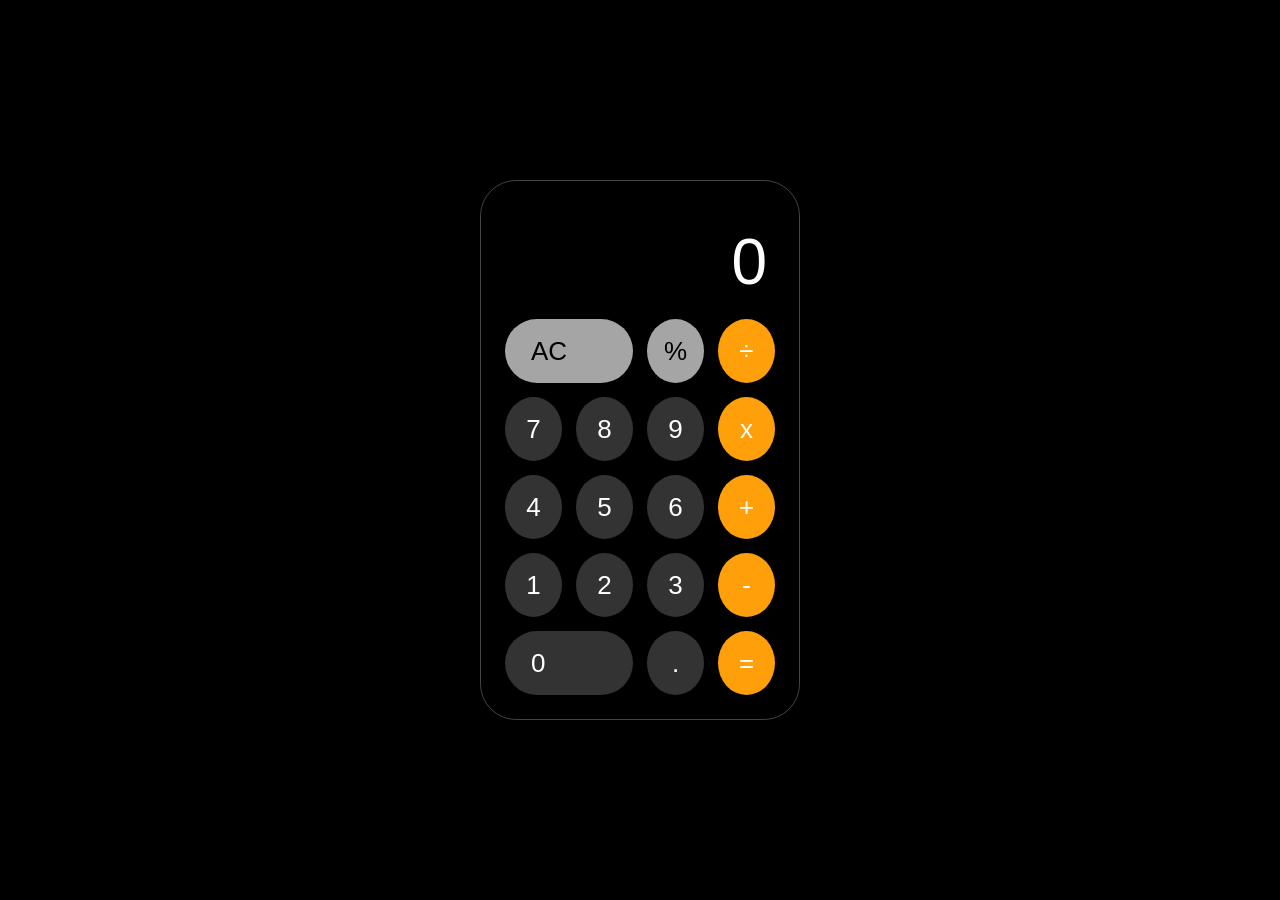
<file: OASIS INFOBYTE INTERNSHIP/WEB DEVELOPMENT- LEVEL 2/OIBSIP[Web development]-[Level 2]-[Calculator]/index.html>
<!DOCTYPE html>
<html lang="en">
<head>
    <meta charset="UTF-8">
    <meta name="viewport" content="width=device-width, initial-scale=1.0">
    <title>Calculator-By Nivetha</title>
    <link rel="stylesheet" href="style.css">
    <link rel="preconnect" href="script.js">
    
</head>
<body>
    <div class="calculator">
  <div class="display">0</div>
  <div class="keypad">
   <button class="btn btn-function btn-wide" type="button">AC</button>
<button class="btn btn-function" type="button">%</button>
<button class="btn btn-operator" type="button">÷</button>

<button class="btn btn-number" type="button">7</button>
<button class="btn btn-number" type="button">8</button>
<button class="btn btn-number" type="button">9</button>
<button class="btn btn-operator" type="button">x</button>

<button class="btn btn-number" type="button">4</button>
<button class="btn btn-number" type="button">5</button>
<button class="btn btn-number" type="button">6</button>
<button class="btn btn-operator" type="button">+</button>

<button class="btn btn-number" type="button">1</button>
<button class="btn btn-number" type="button">2</button>
<button class="btn btn-number" type="button">3</button>
<button class="btn btn-operator" type="button">-</button>

<button class="btn btn-number btn-wide" type="button">0</button>
<button class="btn btn-number" type="button">.</button>
<button class="btn btn-operator" type="button">=</button>
  </div>
</div>
</body>
<script src="script.js"></script>
</html>
</file>
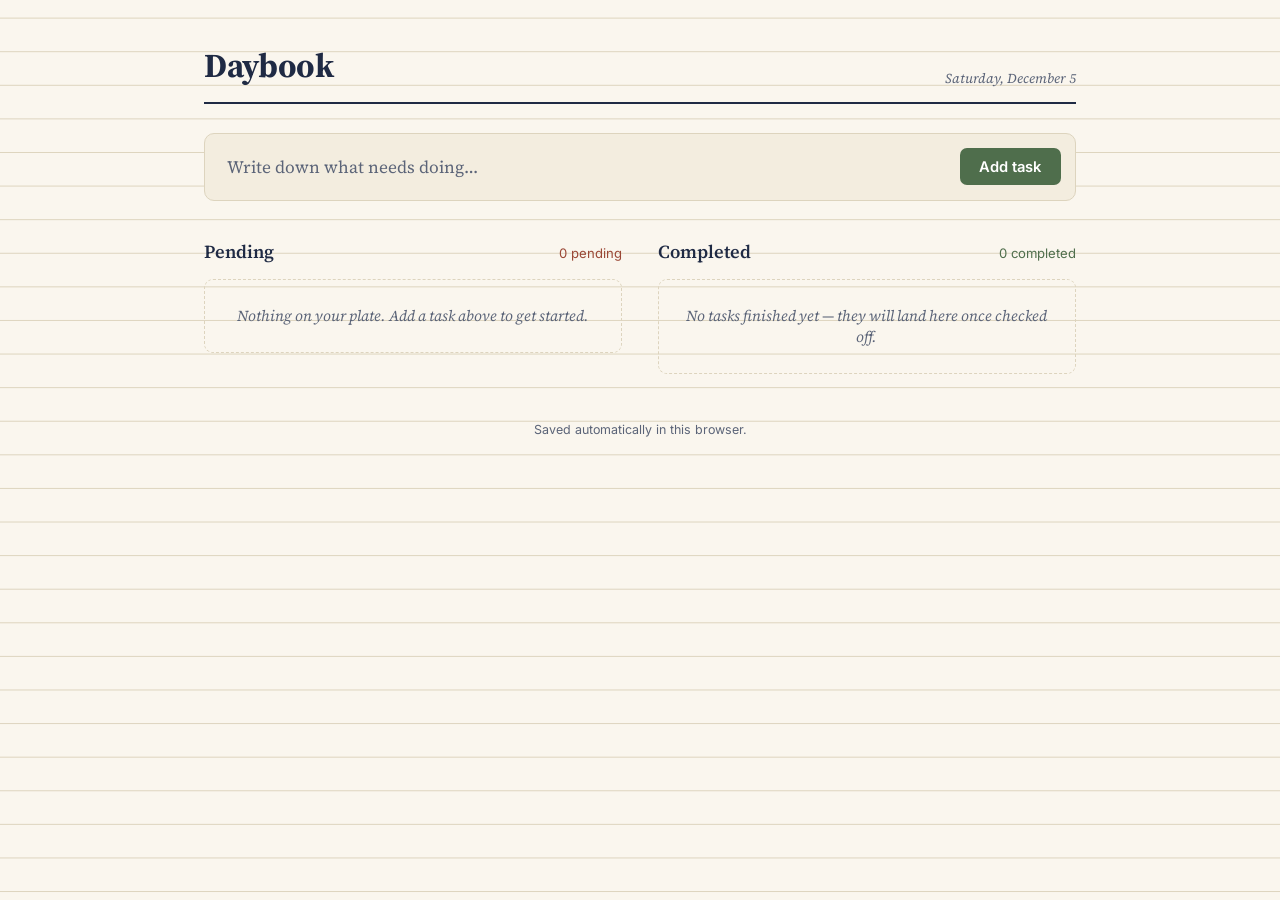
<file: OASIS INFOBYTE INTERNSHIP/WEB DEVELOPMENT- LEVEL 2/OIBSIP[Web development]-[Level 2]-[to-do]/daybook-todo/index.html>
<!DOCTYPE html>
<html lang="en">
<head>
<meta charset="UTF-8">
<meta name="viewport" content="width=device-width, initial-scale=1, viewport-fit=cover">
<title>Daybook — Task List</title>
<link rel="preconnect" href="https://fonts.googleapis.com">
<link href="https://fonts.googleapis.com/css2?family=Source+Serif+4:ital,wght@0,400;0,600;0,700;1,400&family=Inter:wght@400;500;600&display=swap" rel="stylesheet">
<link rel="stylesheet" href="style.css">
</head>
<body>
<div class="wrap">
  <header>
    <h1>Daybook</h1>
    <span class="date-stamp" id="todayStamp"></span>
  </header>

  <form class="composer" id="composer">
    <input type="text" id="taskInput" placeholder="Write down what needs doing…" autocomplete="off" maxlength="200">
    <button type="submit">Add task</button>
  </form>

  <div class="columns">
    <section>
      <div class="col-head">
        <h2>Pending</h2>
        <span class="count pending-count" id="pendingCount">0 pending</span>
      </div>
      <ul class="tasks" id="pendingList"></ul>
    </section>
    <section>
      <div class="col-head">
        <h2>Completed</h2>
        <span class="count completed-count" id="completedCount">0 completed</span>
      </div>
      <ul class="tasks" id="completedList"></ul>
    </section>
  </div>

  <footer>Saved automatically in this browser.</footer>
</div>

<script src="script.js"></script>
</body>
</html>
</file>
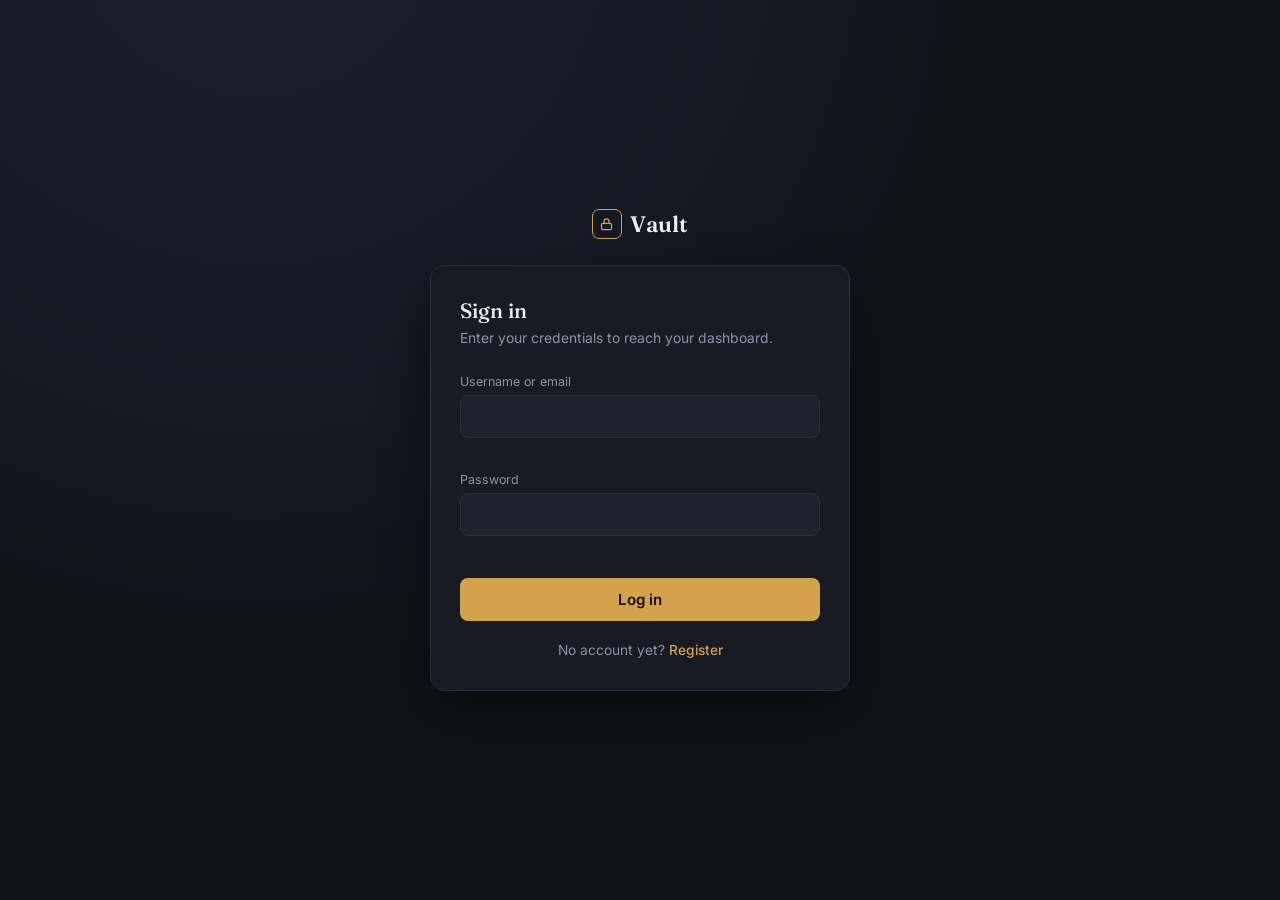
<file: OASIS INFOBYTE INTERNSHIP/WEB DEVELOPMENT- LEVEL 2/OIBSIP[Web development]-[Level 2]-[vault authorization]/vault-auth/index.html>
<!DOCTYPE html>
<html lang="en">
<head>
<meta charset="UTF-8">
<meta name="viewport" content="width=device-width, initial-scale=1, viewport-fit=cover">
<title>Vault — Sign In</title>
<link rel="preconnect" href="https://fonts.googleapis.com">
<link href="https://fonts.googleapis.com/css2?family=Fraunces:opsz,wght@9..144,500;9..144,600&family=Inter:wght@400;500;600&display=swap" rel="stylesheet">
<link rel="stylesheet" href="style.css">
</head>
<body>
<div class="frame">
  <div class="brand">
    <div class="mark"><svg viewBox="0 0 24 24" fill="none" stroke-width="2" stroke-linecap="round" stroke-linejoin="round"><rect x="4" y="10" width="16" height="10" rx="2"></rect><path d="M8 10V7a4 4 0 0 1 8 0v3"></path></svg></div>
    <h1>Vault</h1>
  </div>

  <!-- LOGIN VIEW -->
  <div class="view active" id="view-login">
    <div class="card">
      <h2>Sign in</h2>
      <p class="sub">Enter your credentials to reach your dashboard.</p>
      <form id="loginForm" novalidate>
        <label for="loginUser">Username or email</label>
        <input type="text" id="loginUser" autocomplete="username">
        <div class="field-error" id="loginUserErr"></div>

        <label for="loginPass">Password</label>
        <input type="password" id="loginPass" autocomplete="current-password">
        <div class="field-error" id="loginPassErr"></div>

        <div class="msg" id="loginMsg"></div>
        <button class="primary" type="submit">Log in</button>
      </form>
      <div class="switch">No account yet? <a id="toRegister">Register</a></div>
    </div>
  </div>

  <!-- REGISTER VIEW -->
  <div class="view" id="view-register">
    <div class="card">
      <h2>Create an account</h2>
      <p class="sub">Set a username and a password to protect your dashboard.</p>
      <form id="registerForm" novalidate>
        <label for="regUser">Username or email</label>
        <input type="text" id="regUser" autocomplete="username">
        <div class="field-error" id="regUserErr"></div>

        <label for="regPass">Password</label>
        <input type="password" id="regPass" autocomplete="new-password">
        <div class="hint">At least 8 characters, including 1 number.</div>
        <div class="field-error" id="regPassErr"></div>

        <label for="regPass2">Confirm password</label>
        <input type="password" id="regPass2" autocomplete="new-password">
        <div class="field-error" id="regPass2Err"></div>

        <div class="msg" id="regMsg"></div>
        <button class="primary" type="submit">Register</button>
      </form>
      <div class="switch">Already have an account? <a id="toLogin">Log in</a></div>
    </div>
  </div>

  <!-- DASHBOARD VIEW -->
  <div class="view" id="view-dashboard">
    <div class="dash-card">
      <div class="dash-top">
        <div>
          <p class="eyebrow">Welcome back</p>
          <h2 id="dashName">—</h2>
        </div>
        <div class="avatar" id="dashAvatar">—</div>
      </div>
      <div class="dash-meta">
        <div class="row"><span>Account created</span><span id="dashCreated">—</span></div>
        <div class="row"><span>Current session started</span><span id="dashSession">—</span></div>
      </div>
      <button class="logout" id="logoutBtn" type="button">Log out</button>
    </div>
    <footer class="note">You're on a protected page — it only loads while your session is active.</footer>
  </div>
</div>

<script src="script.js"></script>
</body>
</html>
</file>
<file: OASIS INFOBYTE INTERNSHIP/WEB DEVELOPMENT- LEVEL 2/OIBSIP[Web development]-[Level 2]-[Calculator]/style.css>
body {
  background: #000;
  display: flex;
  justify-content: center;
  align-items: center;
  min-height: 100vh;
  margin: 0;
}

.calculator {
  width: 320px;
  padding: 24px;
  background: #000;
  border: 1.5px solid #444;
  border-radius: 36px;
  box-sizing: border-box;
}

.display {
  color: #fff;
  font-family: -apple-system, "Helvetica Neue", sans-serif;
  font-size: 64px;
  font-weight: 300;
  text-align: right;
  padding: 20px 8px;
  overflow: hidden;
  white-space: nowrap;
}

.keypad {
  display: grid;
  grid-template-columns: repeat(4, 1fr);
  gap: 14px;
}

.btn {
  height: 64px;
  border: none;
  border-radius: 50%;
  font-size: 26px;
  font-family: -apple-system, "Helvetica Neue", sans-serif;
  font-weight: 500;
  color: #fff;
  cursor: pointer;
  display: flex;
  align-items: center;
  justify-content: center;
  transition: filter 0.15s ease;
}

.btn:active {
  filter: brightness(1.3);
}


.btn-number {
  background: #333333;
}


.btn-function {
  background: #a5a5a5;
  color: #000;
}


.btn-operator {
  background: #ff9f0a;
}


.btn-wide {
  grid-column: span 2;
  border-radius: 32px;
  justify-content: flex-start;
  padding-left: 26px;
}
</file>
<file: OASIS INFOBYTE INTERNSHIP/WEB DEVELOPMENT- LEVEL 2/OIBSIP[Web development]-[Level 2]-[to-do]/daybook-todo/style.css>
:root {
    --paper: #FAF6EE;
    --paper-2: #F3EDDF;
    --ink: #1F2A44;
    --ink-soft: #5B6478;
    --rule: #DDD4BE;
    --sage: #6F8F6B;
    --sage-deep: #4F6E4C;
    --rust: #B65C4A;
    --rust-deep: #9A4735;
    --gold: #C9A356;
    --shadow: rgba(31,42,68,0.10);
    box-sizing: border-box;
    padding-top: env(safe-area-inset-top, 0px);
    padding-bottom: env(safe-area-inset-bottom, 0px);
  }
  @media (prefers-color-scheme: dark) {
    :root:not([data-theme="light"]) {
      --paper: #1B1D22;
      --paper-2: #24262D;
      --ink: #EDE7D9;
      --ink-soft: #A8A79B;
      --rule: #3A3D46;
      --sage: #8FB088;
      --sage-deep: #A9CBA1;
      --rust: #D98A78;
      --rust-deep: #E4A190;
      --gold: #D9B871;
      --shadow: rgba(0,0,0,0.35);
    }
  }
  :root[data-theme="dark"] {
    --paper: #1B1D22;
    --paper-2: #24262D;
    --ink: #EDE7D9;
    --ink-soft: #A8A79B;
    --rule: #3A3D46;
    --sage: #8FB088;
    --sage-deep: #A9CBA1;
    --rust: #D98A78;
    --rust-deep: #E4A190;
    --gold: #D9B871;
    --shadow: rgba(0,0,0,0.35);
  }
  * { box-sizing: border-box; }
  html, body { height: 100%; }
  body {
    margin: 0;
    background: var(--paper);
    color: var(--ink);
    font-family: 'Inter', sans-serif;
    min-height: 100%;
    background-image:
      linear-gradient(var(--rule) 1px, transparent 1px);
    background-size: 100% 2.1em;
    background-position: 0 7.4em;
  }
  .wrap {
    max-width: 920px;
    margin: 0 auto;
    padding: 2.6rem 1.5rem 4rem;
  }
  header {
    display: flex;
    justify-content: space-between;
    align-items: flex-end;
    border-bottom: 2px solid var(--ink);
    padding-bottom: 0.9rem;
    margin-bottom: 1.8rem;
    flex-wrap: wrap;
    gap: 0.6rem;
  }
  h1 {
    font-family: 'Source Serif 4', serif;
    font-weight: 700;
    font-size: 2.1rem;
    margin: 0;
    letter-spacing: -0.01em;
  }
  .date-stamp {
    font-size: 0.85rem;
    color: var(--ink-soft);
    font-style: italic;
    font-family: 'Source Serif 4', serif;
  }
  .composer {
    display: flex;
    gap: 0.6rem;
    margin-bottom: 2.4rem;
    background: var(--paper-2);
    padding: 0.9rem;
    border-radius: 10px;
    border: 1px solid var(--rule);
  }
  .composer input[type="text"] {
    flex: 1;
    border: none;
    background: transparent;
    font-family: 'Source Serif 4', serif;
    font-size: 1.08rem;
    color: var(--ink);
    padding: 0.4rem 0.5rem;
    outline: none;
  }
  .composer input[type="text"]::placeholder { color: var(--ink-soft); }
  .composer button {
    background: var(--sage-deep);
    color: #fff;
    border: none;
    padding: 0.6rem 1.2rem;
    border-radius: 7px;
    font-family: 'Inter', sans-serif;
    font-weight: 600;
    font-size: 0.92rem;
    cursor: pointer;
    transition: transform 0.12s ease, background 0.15s ease;
    white-space: nowrap;
  }
  .composer button:hover { background: var(--sage); }
  .composer button:active { transform: scale(0.97); }

  .columns {
    display: grid;
    grid-template-columns: 1fr 1fr;
    gap: 2.2rem;
  }
  @media (max-width: 700px) {
    .columns { grid-template-columns: 1fr; }
  }
  .col-head {
    display: flex;
    align-items: baseline;
    justify-content: space-between;
    margin-bottom: 0.9rem;
  }
  .col-head h2 {
    font-family: 'Source Serif 4', serif;
    font-size: 1.15rem;
    font-weight: 600;
    margin: 0;
  }
  .count {
    font-size: 0.82rem;
    color: var(--ink-soft);
  }
  .count.pending-count { color: var(--rust-deep); }
  .count.completed-count { color: var(--sage-deep); }

  ul.tasks {
    list-style: none;
    margin: 0;
    padding: 0;
    display: flex;
    flex-direction: column;
    gap: 0.55rem;
  }
  li.task {
    display: flex;
    align-items: flex-start;
    gap: 0.7rem;
    background: var(--paper-2);
    border: 1px solid var(--rule);
    border-radius: 9px;
    padding: 0.65rem 0.8rem;
  }
  li.task.completed { opacity: 0.72; }
  .check {
    flex-shrink: 0;
    width: 21px;
    height: 21px;
    border-radius: 50%;
    border: 2px solid var(--sage-deep);
    background: transparent;
    cursor: pointer;
    margin-top: 0.15rem;
    display: flex;
    align-items: center;
    justify-content: center;
    padding: 0;
  }
  li.task.completed .check {
    background: var(--sage-deep);
  }
  .check svg { width: 12px; height: 12px; display: none; }
  li.task.completed .check svg { display: block; }
  .body { flex: 1; min-width: 0; }
  .text {
    font-family: 'Source Serif 4', serif;
    font-size: 1.02rem;
    line-height: 1.4;
    word-break: break-word;
  }
  li.task.completed .text { text-decoration: line-through; color: var(--ink-soft); }
  .edit-input {
    width: 100%;
    font-family: 'Source Serif 4', serif;
    font-size: 1.02rem;
    border: none;
    border-bottom: 1.5px solid var(--sage-deep);
    background: transparent;
    color: var(--ink);
    padding: 0.1rem 0;
    outline: none;
  }
  .meta {
    font-size: 0.72rem;
    color: var(--ink-soft);
    margin-top: 0.25rem;
    font-family: 'Inter', sans-serif;
  }
  .actions {
    display: flex;
    gap: 0.35rem;
    flex-shrink: 0;
  }
  .icon-btn {
    background: transparent;
    border: 1px solid var(--rule);
    border-radius: 6px;
    width: 30px;
    height: 30px;
    cursor: pointer;
    display: flex;
    align-items: center;
    justify-content: center;
    color: var(--ink-soft);
    transition: background 0.15s ease, color 0.15s ease;
  }
  .icon-btn:hover { background: var(--rule); color: var(--ink); }
  .icon-btn.delete:hover { background: var(--rust); color: #fff; border-color: var(--rust); }
  .icon-btn svg { width: 15px; height: 15px; }

  .empty {
    border: 1.5px dashed var(--rule);
    border-radius: 9px;
    padding: 1.6rem 1rem;
    text-align: center;
    color: var(--ink-soft);
    font-family: 'Source Serif 4', serif;
    font-style: italic;
    font-size: 0.95rem;
  }
  footer {
    text-align: center;
    margin-top: 3rem;
    font-size: 0.78rem;
    color: var(--ink-soft);
  }
</file>
<file: OASIS INFOBYTE INTERNSHIP/WEB DEVELOPMENT- LEVEL 2/OIBSIP[Web development]-[Level 2]-[vault authorization]/vault-auth/style.css>
:root {
    --bg: #101319;
    --panel: #171B23;
    --panel-2: #1D222C;
    --line: #2A303C;
    --ink: #ECEEF2;
    --ink-soft: #8B93A3;
    --gold: #D4A24C;
    --gold-deep: #B8863A;
    --red: #E2685A;
    --green: #6FB08A;
    --shadow: rgba(0,0,0,0.45);
    box-sizing: border-box;
    padding-top: env(safe-area-inset-top, 0px);
    padding-bottom: env(safe-area-inset-bottom, 0px);
  }
  * { box-sizing: border-box; }
  html, body { height: 100%; }
  body {
    margin: 0;
    min-height: 100%;
    background: radial-gradient(circle at 20% -10%, #1B2130 0%, var(--bg) 55%);
    color: var(--ink);
    font-family: 'Inter', sans-serif;
    display: flex;
    align-items: center;
    justify-content: center;
    padding: 2rem 1.2rem;
  }
  .frame { width: 100%; max-width: 420px; }
  .brand {
    display: flex;
    align-items: center;
    gap: 0.55rem;
    margin-bottom: 1.6rem;
    justify-content: center;
  }
  .brand .mark {
    width: 30px; height: 30px;
    border: 1.5px solid var(--gold);
    border-radius: 7px;
    display: flex; align-items: center; justify-content: center;
  }
  .brand .mark svg { width: 15px; height: 15px; stroke: var(--gold); }
  .brand h1 {
    font-family: 'Fraunces', serif;
    font-weight: 600;
    font-size: 1.4rem;
    margin: 0;
    letter-spacing: 0.01em;
  }
  .card {
    background: var(--panel);
    border: 1px solid var(--line);
    border-radius: 14px;
    padding: 2rem 1.8rem;
    box-shadow: 0 20px 50px var(--shadow);
  }
  .card h2 {
    font-family: 'Fraunces', serif;
    font-weight: 500;
    font-size: 1.3rem;
    margin: 0 0 0.3rem;
  }
  .card .sub {
    color: var(--ink-soft);
    font-size: 0.87rem;
    margin: 0 0 1.6rem;
    line-height: 1.5;
  }
  label {
    display: block;
    font-size: 0.78rem;
    color: var(--ink-soft);
    margin-bottom: 0.35rem;
    margin-top: 1rem;
  }
  label:first-of-type { margin-top: 0; }
  input[type="text"], input[type="password"], input[type="email"] {
    width: 100%;
    background: var(--panel-2);
    border: 1px solid var(--line);
    border-radius: 8px;
    padding: 0.7rem 0.8rem;
    color: var(--ink);
    font-size: 0.95rem;
    font-family: 'Inter', sans-serif;
    outline: none;
    transition: border-color 0.15s ease;
  }
  input:focus { border-color: var(--gold); }
  .hint {
    font-size: 0.74rem;
    color: var(--ink-soft);
    margin-top: 0.4rem;
    line-height: 1.4;
  }
  .field-error {
    font-size: 0.76rem;
    color: var(--red);
    margin-top: 0.35rem;
    min-height: 1em;
  }
  .msg {
    border-radius: 8px;
    padding: 0.65rem 0.8rem;
    font-size: 0.84rem;
    margin-top: 1.1rem;
    display: none;
    line-height: 1.4;
  }
  .msg.error { display: block; background: rgba(226,104,90,0.12); border: 1px solid rgba(226,104,90,0.4); color: #F2A99C; }
  .msg.success { display: block; background: rgba(111,176,138,0.12); border: 1px solid rgba(111,176,138,0.4); color: #A9D8BE; }
  button.primary {
    width: 100%;
    margin-top: 1.5rem;
    background: var(--gold);
    color: #1B1204;
    border: none;
    border-radius: 8px;
    padding: 0.75rem;
    font-family: 'Inter', sans-serif;
    font-weight: 600;
    font-size: 0.95rem;
    cursor: pointer;
    transition: background 0.15s ease, transform 0.12s ease;
  }
  button.primary:hover { background: var(--gold-deep); }
  button.primary:active { transform: scale(0.98); }
  .switch {
    text-align: center;
    margin-top: 1.3rem;
    font-size: 0.86rem;
    color: var(--ink-soft);
  }
  .switch a {
    color: var(--gold);
    text-decoration: none;
    cursor: pointer;
    font-weight: 500;
  }
  .switch a:hover { text-decoration: underline; }

  .view { display: none; }
  .view.active { display: block; }

  /* dashboard */
  .dash-card {
    background: var(--panel);
    border: 1px solid var(--line);
    border-radius: 14px;
    padding: 2.2rem 1.9rem;
    box-shadow: 0 20px 50px var(--shadow);
  }
  .dash-top {
    display: flex;
    align-items: flex-start;
    justify-content: space-between;
    gap: 1rem;
  }
  .dash-top .eyebrow { color: var(--ink-soft); font-size: 0.82rem; margin: 0 0 0.2rem; }
  .dash-top h2 { font-family: 'Fraunces', serif; font-weight: 500; font-size: 1.5rem; margin: 0; }
  .avatar {
    width: 44px; height: 44px; border-radius: 50%;
    background: linear-gradient(135deg, var(--gold), var(--gold-deep));
    display: flex; align-items: center; justify-content: center;
    font-family: 'Fraunces', serif; font-weight: 600; color: #1B1204; font-size: 1.1rem;
    flex-shrink: 0;
  }
  .dash-meta {
    margin-top: 1.6rem;
    border-top: 1px solid var(--line);
    padding-top: 1.2rem;
    display: flex;
    flex-direction: column;
    gap: 0.6rem;
    font-size: 0.87rem;
  }
  .dash-meta .row { display: flex; justify-content: space-between; color: var(--ink-soft); }
  .dash-meta .row span:last-child { color: var(--ink); }
  button.logout {
    width: 100%;
    margin-top: 1.8rem;
    background: transparent;
    border: 1px solid var(--line);
    color: var(--ink);
    border-radius: 8px;
    padding: 0.7rem;
    font-family: 'Inter', sans-serif;
    font-weight: 500;
    font-size: 0.9rem;
    cursor: pointer;
    transition: border-color 0.15s ease, color 0.15s ease;
  }
  button.logout:hover { border-color: var(--red); color: var(--red); }
  footer.note {
    text-align: center;
    margin-top: 1.4rem;
    font-size: 0.75rem;
    color: var(--ink-soft);
  }
</file>
